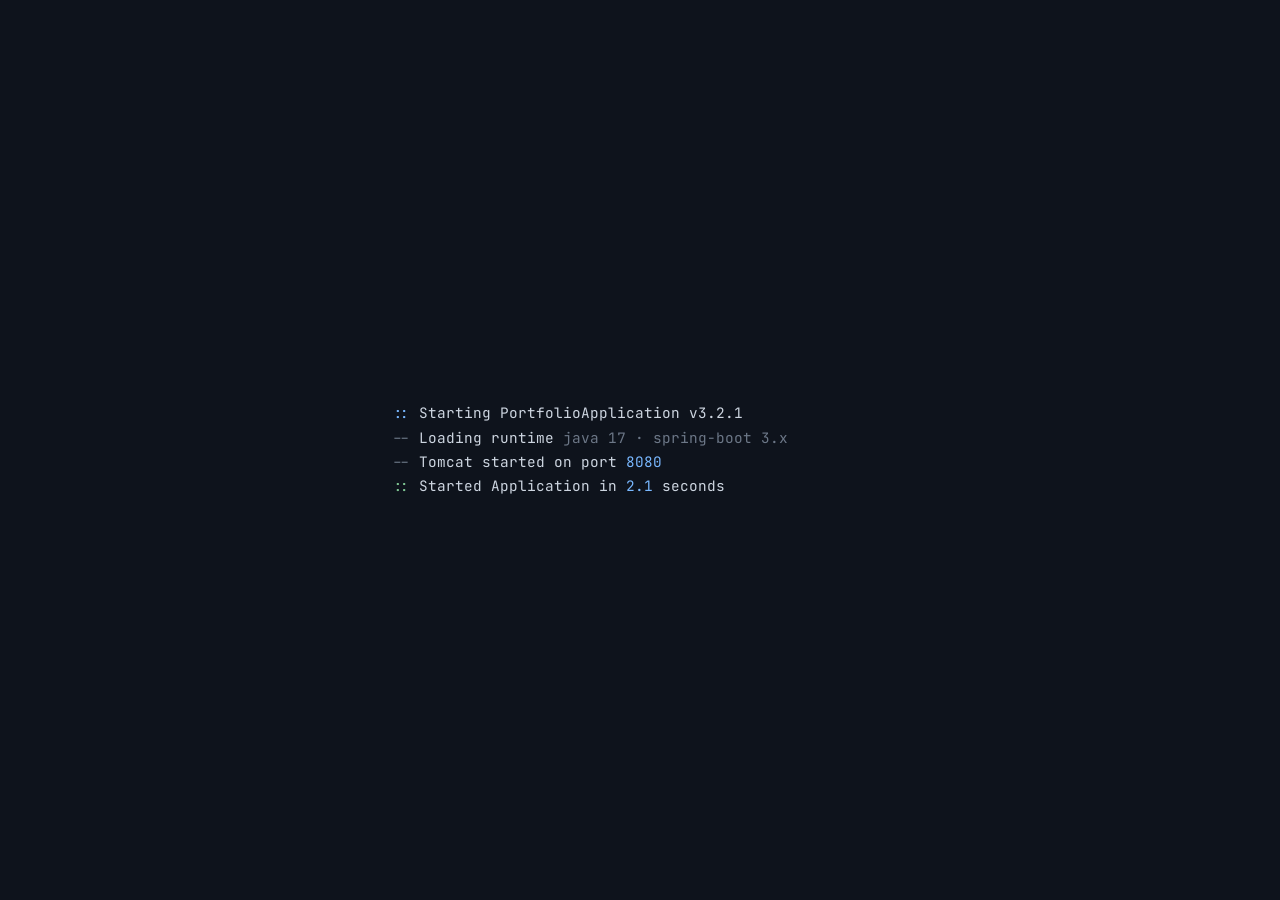
<file: index.html>
<!doctype html>
<html lang="en">
  <head>
    <meta charset="utf-8" />
    <meta name="viewport" content="width=device-width, initial-scale=1" />
    <meta name="theme-color" content="#ffffff" />

    <title>PortfolioApplication — Avi Vyas · Java Backend Developer</title>
    <meta
      name="description"
      content="Avi Vyas — Java backend developer building backend systems that scale to millions—without breaking under pressure."
    />

    <!-- Open Graph -->
    <meta property="og:type" content="website" />
    <meta property="og:title" content="PortfolioApplication — Avi Vyas" />
    <meta
      property="og:description"
      content="Stable release for meaningful opportunities. Java · Spring Boot · APIs · Production reliability."
    />
    <meta property="og:url" content="./" />

    <!-- Favicon placeholder -->
    <link
      rel="icon"
      href="data:image/svg+xml,%3Csvg xmlns='http://www.w3.org/2000/svg' viewBox='0 0 32 32'%3E%3Crect width='32' height='32' rx='7' fill='%231a1f2b'/%3E%3Ctext x='50%25' y='55%25' text-anchor='middle' fill='white' font-family='Inter,system-ui' font-size='14' font-weight='600' dominant-baseline='middle'%3EPA%3C/text%3E%3C/svg%3E"
    />

    <!-- Fonts -->
    <link rel="preconnect" href="https://fonts.googleapis.com" />
    <link rel="preconnect" href="https://fonts.gstatic.com" crossorigin />
    <link
      rel="stylesheet"
      href="https://fonts.googleapis.com/css2?family=Inter:wght@400;500;600;700&family=JetBrains+Mono:wght@400;500&display=swap"
    />

    <link rel="stylesheet" href="assets/css/style.css" />

    <!-- Curious minds inspect things -->
  </head>
  <body data-page="home" data-boot="true">
    <a class="skip-link" href="#main">Skip to content</a>
    <header class="nav" data-component="navbar" aria-label="Primary"></header>

    <main id="main">
      <section class="hero">
        <div class="container hero__grid">
          <div>
            <span class="eyebrow">Stable release for meaningful opportunities</span>
            <h1 class="hero__name" data-bind="hero.name">Avi Vyas</h1>
            <p class="hero__role mono" data-bind="hero.role">Java Backend Developer</p>
            <p class="hero__sub" data-bind="hero.headline">
              Building scalable systems, clean APIs, and reliable backend architecture.
            </p>
            <div class="hero__actions">
              <a class="btn btn--accent btn--mono" href="resume.html">
                <span aria-hidden="true">GET</span> /resume
              </a>
              <a class="btn btn--ghost btn--mono" href="projects.html">
                Explore Projects
                <span aria-hidden="true">→</span>
              </a>
            </div>

            <p class="tooling-credit">
              // Crafted with modern tools. Engineered with intent.
            </p>
          </div>

          <aside
            class="status-card reveal"
            aria-label="System status"
            data-tooltip="Some endpoints are public."
          >
            <div class="status-card__header">
              <span class="status-card__title">System Status</span>
              <span class="status-card__dots" aria-hidden="true">
                <span></span><span></span><span></span>
              </span>
            </div>
            <div class="status-card__body" data-bind="hero.status">
              <!-- Populated from profile.json -->
            </div>
          </aside>
        </div>
      </section>
    </main>

    <footer class="footer" data-component="footer" aria-label="Site footer"></footer>

    <script src="assets/js/data-loader.js"></script>
    <script src="assets/js/app.js"></script>
    <script src="assets/js/easter-eggs.js"></script>
  </body>
</html>
</file>
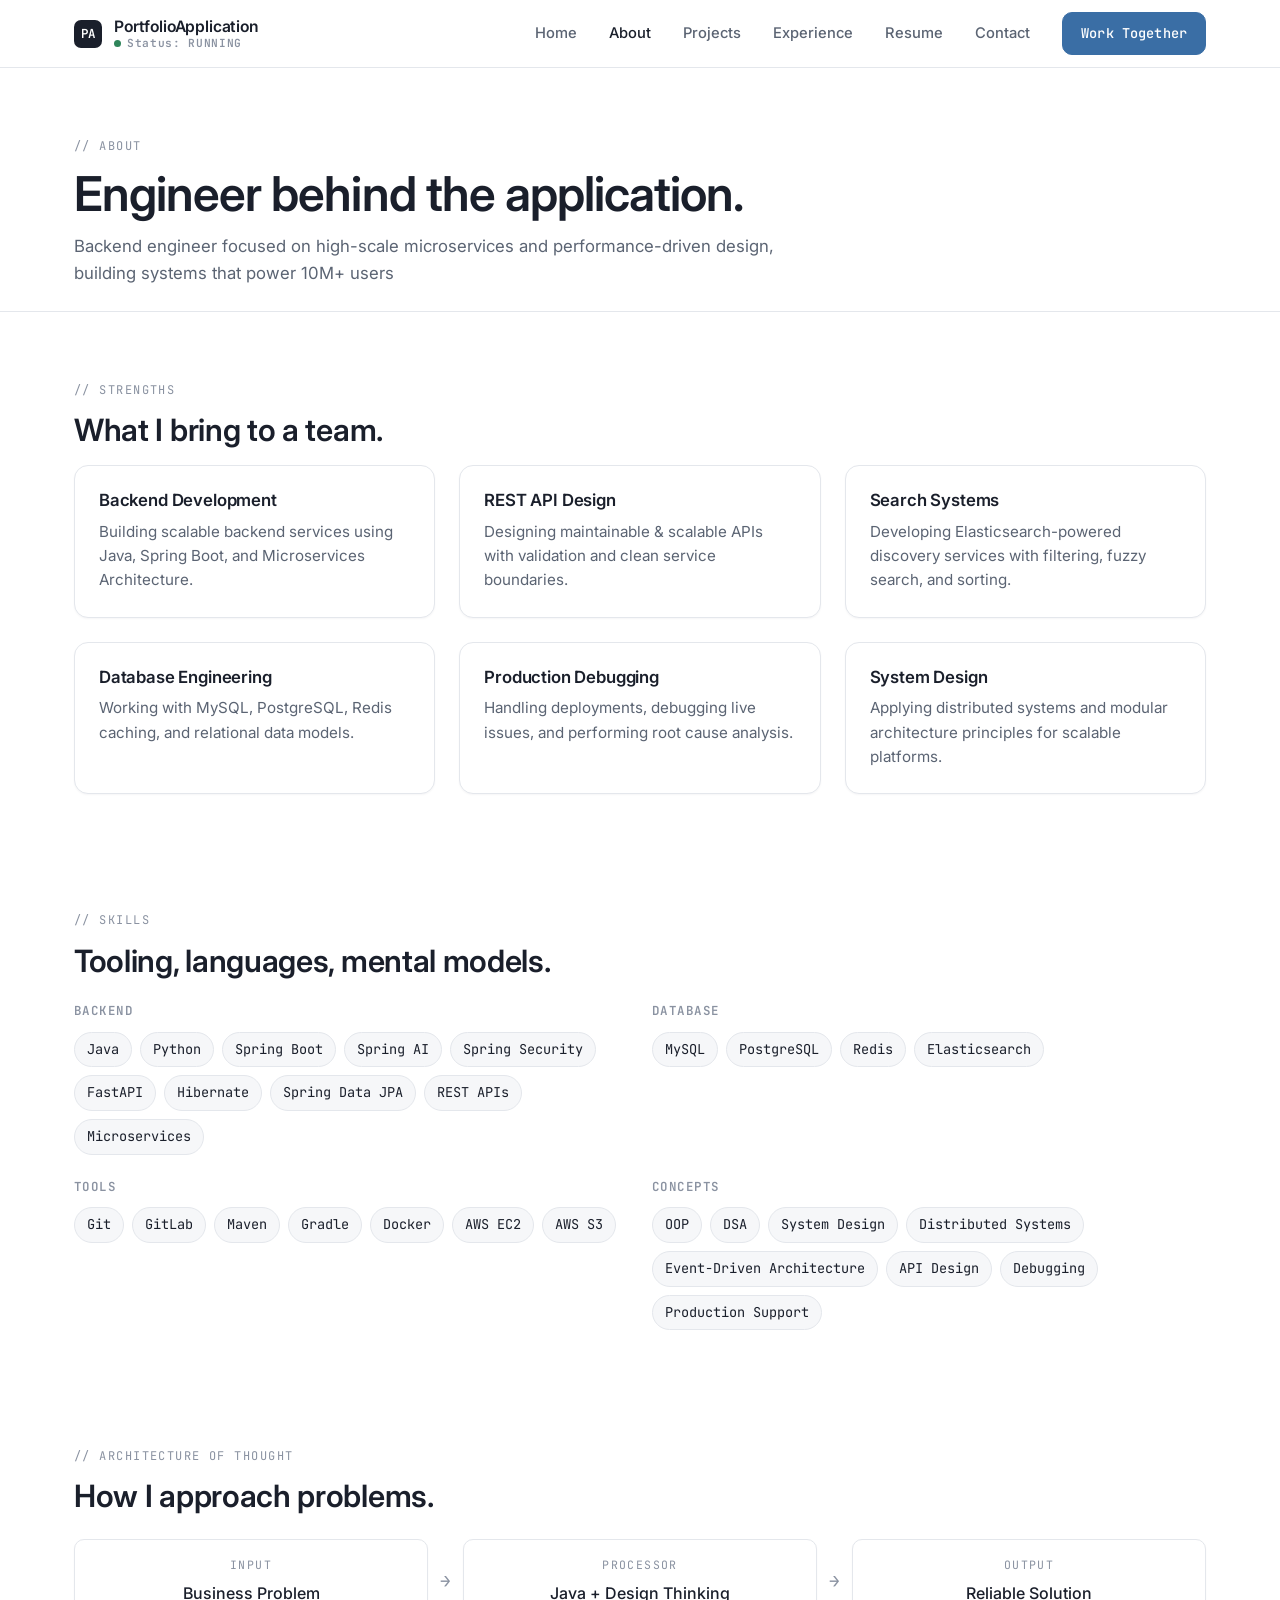
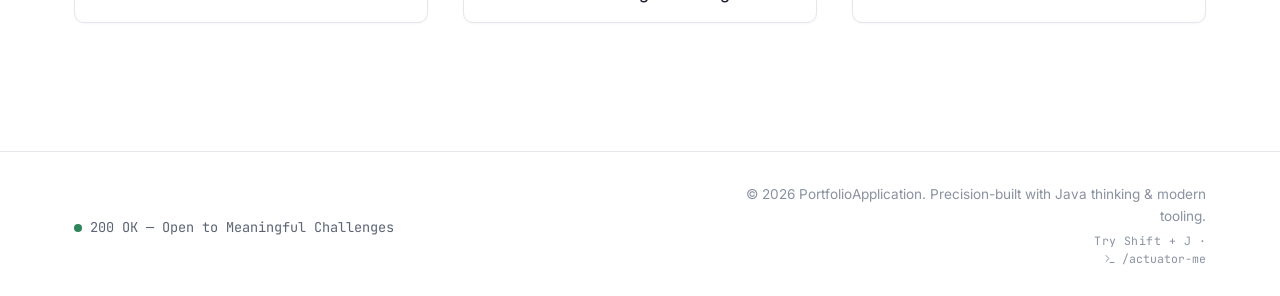
<file: about.html>
<!doctype html>
<html lang="en">
  <head>
    <meta charset="utf-8" />
    <meta name="viewport" content="width=device-width, initial-scale=1" />
    <meta name="theme-color" content="#ffffff" />

    <title>About — PortfolioApplication</title>
    <meta
      name="description"
      content="Backend-focused Java developer with strong foundations in APIs, scalable systems, databases, debugging, and clean architecture."
    />

    <meta property="og:type" content="website" />
    <meta property="og:title" content="About — PortfolioApplication" />
    <meta
      property="og:description"
      content="Backend-focused Java developer. Strengths: APIs, performance, secure coding, SQL tuning, reliability."
    />

    <link
      rel="icon"
      href="data:image/svg+xml,%3Csvg xmlns='http://www.w3.org/2000/svg' viewBox='0 0 32 32'%3E%3Crect width='32' height='32' rx='7' fill='%231a1f2b'/%3E%3Ctext x='50%25' y='55%25' text-anchor='middle' fill='white' font-family='Inter,system-ui' font-size='14' font-weight='600' dominant-baseline='middle'%3EPA%3C/text%3E%3C/svg%3E"
    />

    <link rel="preconnect" href="https://fonts.googleapis.com" />
    <link rel="preconnect" href="https://fonts.gstatic.com" crossorigin />
    <link
      rel="stylesheet"
      href="https://fonts.googleapis.com/css2?family=Inter:wght@400;500;600;700&family=JetBrains+Mono:wght@400;500&display=swap"
    />

    <link rel="stylesheet" href="assets/css/style.css" />
  </head>
  <body data-page="about">
    <a class="skip-link" href="#main">Skip to content</a>
    <header class="nav" data-component="navbar" aria-label="Primary"></header>

    <main id="main">
      <section class="page-header">
        <div class="container">
          <span class="eyebrow">// about</span>
          <h1>Engineer behind the application.</h1>
          <p data-bind="about.summary">
            Backend-focused Java developer with strong foundations in APIs, scalable systems,
            databases, debugging, and clean architecture.
          </p>
        </div>
      </section>

      <section class="section">
        <div class="container">
          <span class="eyebrow">// strengths</span>
          <h2>What I bring to a team.</h2>
          <div class="grid grid--3" data-bind="about.strengths">
            <!-- Populated from profile.json -->
          </div>
        </div>
      </section>

      <section class="section section--tight">
        <div class="container">
          <span class="eyebrow">// skills</span>
          <h2>Tooling, languages, mental models.</h2>
          <div class="grid grid--2" data-bind="skills.grid" style="margin-top: 24px;">
            <!-- Populated from skills.json -->
          </div>
        </div>
      </section>

      <section class="section">
        <div class="container">
          <span class="eyebrow">// architecture of thought</span>
          <h2>How I approach problems.</h2>
          <div class="arch reveal" role="img" aria-label="Business problem to reliable solution flow">
            <div class="arch__node">
              <div class="arch__node-label">Input</div>
              <div class="arch__node-value">Business Problem</div>
            </div>
            <div class="arch__arrow" aria-hidden="true">→</div>
            <div class="arch__node">
              <div class="arch__node-label">Processor</div>
              <div class="arch__node-value">Java + Design Thinking</div>
            </div>
            <div class="arch__arrow" aria-hidden="true">→</div>
            <div class="arch__node">
              <div class="arch__node-label">Output</div>
              <div class="arch__node-value">Reliable Solution</div>
            </div>
          </div>
        </div>
      </section>
    </main>

    <footer class="footer" data-component="footer" aria-label="Site footer"></footer>

    <script src="assets/js/data-loader.js"></script>
    <script src="assets/js/app.js"></script>
    <script src="assets/js/easter-eggs.js"></script>
  </body>
</html>
</file>
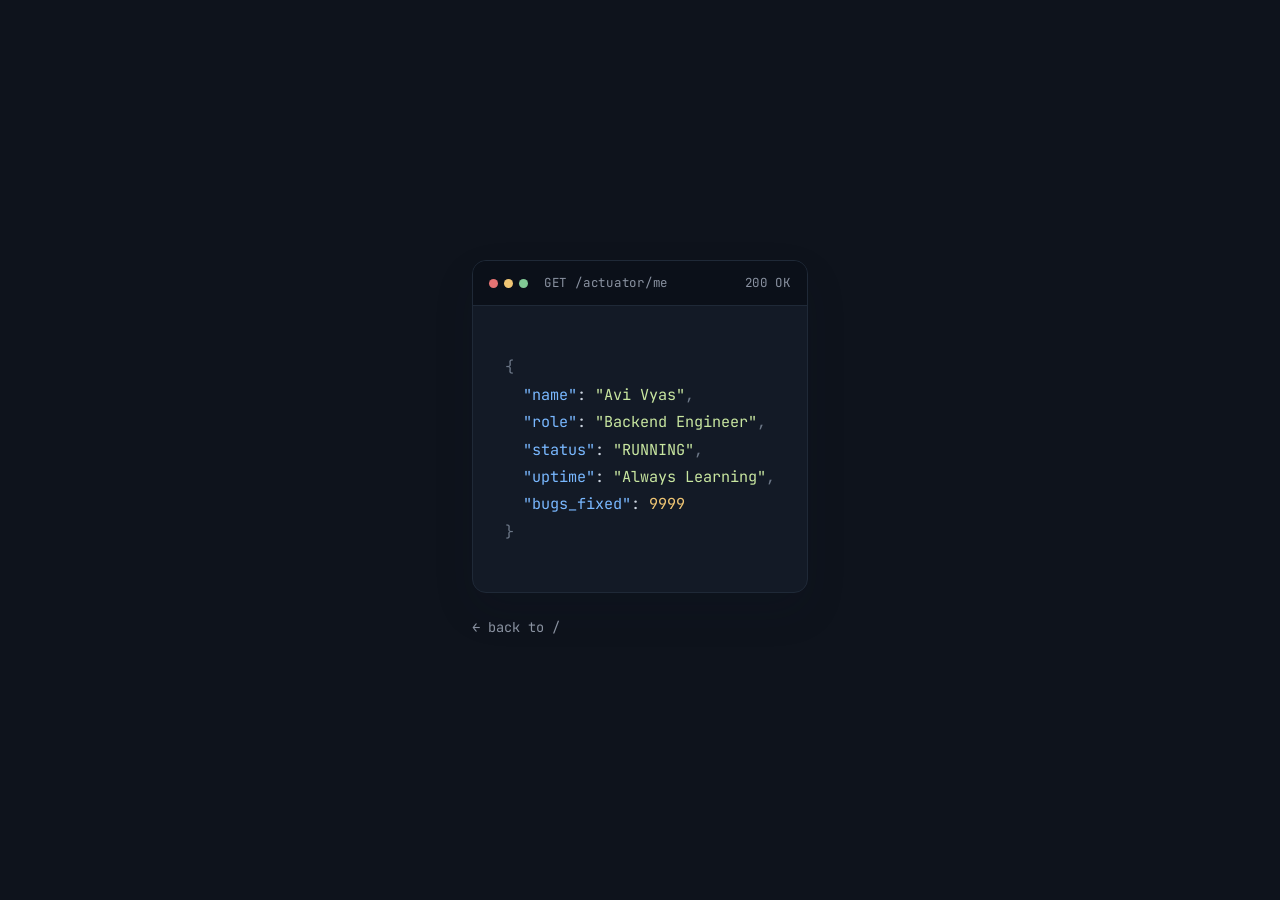
<file: actuator-me.html>
<!doctype html>
<html lang="en">
  <head>
    <meta charset="utf-8" />
    <meta name="viewport" content="width=device-width, initial-scale=1" />
    <meta name="theme-color" content="#0e131c" />

    <title>/actuator/me — PortfolioApplication</title>
    <meta name="description" content="A small public endpoint." />
    <meta name="robots" content="noindex" />

    <link
      rel="icon"
      href="data:image/svg+xml,%3Csvg xmlns='http://www.w3.org/2000/svg' viewBox='0 0 32 32'%3E%3Crect width='32' height='32' rx='7' fill='%231a1f2b'/%3E%3Ctext x='50%25' y='55%25' text-anchor='middle' fill='white' font-family='Inter,system-ui' font-size='14' font-weight='600' dominant-baseline='middle'%3EPA%3C/text%3E%3C/svg%3E"
    />

    <link rel="preconnect" href="https://fonts.googleapis.com" />
    <link rel="preconnect" href="https://fonts.gstatic.com" crossorigin />
    <link
      rel="stylesheet"
      href="https://fonts.googleapis.com/css2?family=Inter:wght@400;500;600&family=JetBrains+Mono:wght@400;500&display=swap"
    />

    <link rel="stylesheet" href="assets/css/style.css" />
  </head>
  <body>
    <main class="actuator">
      <div>
        <div class="actuator__panel" role="region" aria-label="Actuator endpoint response">
          <div class="actuator__head">
            <span class="actuator__head-dots" aria-hidden="true">
              <span></span><span></span><span></span>
            </span>
            <span>GET</span>
            <span>/actuator/me</span>
            <span style="margin-left:auto;">200 OK</span>
          </div>
          <pre class="actuator__body" id="actuator-json" aria-live="polite"></pre>
        </div>
        <a class="actuator__back" href="index.html">← back to /</a>
      </div>
    </main>

    <script>
      // Render formatted JSON with light syntax coloring. Kept in-page
      // because this endpoint is intentionally standalone and minimal.
      (function () {
        const payload = {
          name: 'Avi Vyas',
          role: 'Backend Engineer',
          status: 'RUNNING',
          uptime: 'Always Learning',
          bugs_fixed: 9999,
        };

        const json = JSON.stringify(payload, null, 2);
        const colored = json.replace(/("[^"]+")(\s*:)|("[^"]*")|(\b\d+\b)|([{}\[\],])/g, (m, key, colon, str, num, punct) => {
          if (key) return `<span class="key">${key}</span>${colon || ''}`;
          if (str) return `<span class="str">${str}</span>`;
          if (num) return `<span class="num">${num}</span>`;
          if (punct) return `<span class="punct">${punct}</span>`;
          return m;
        });

        const target = document.getElementById('actuator-json');
        target.innerHTML = colored;
      })();
    </script>
  </body>
</html>
</file>
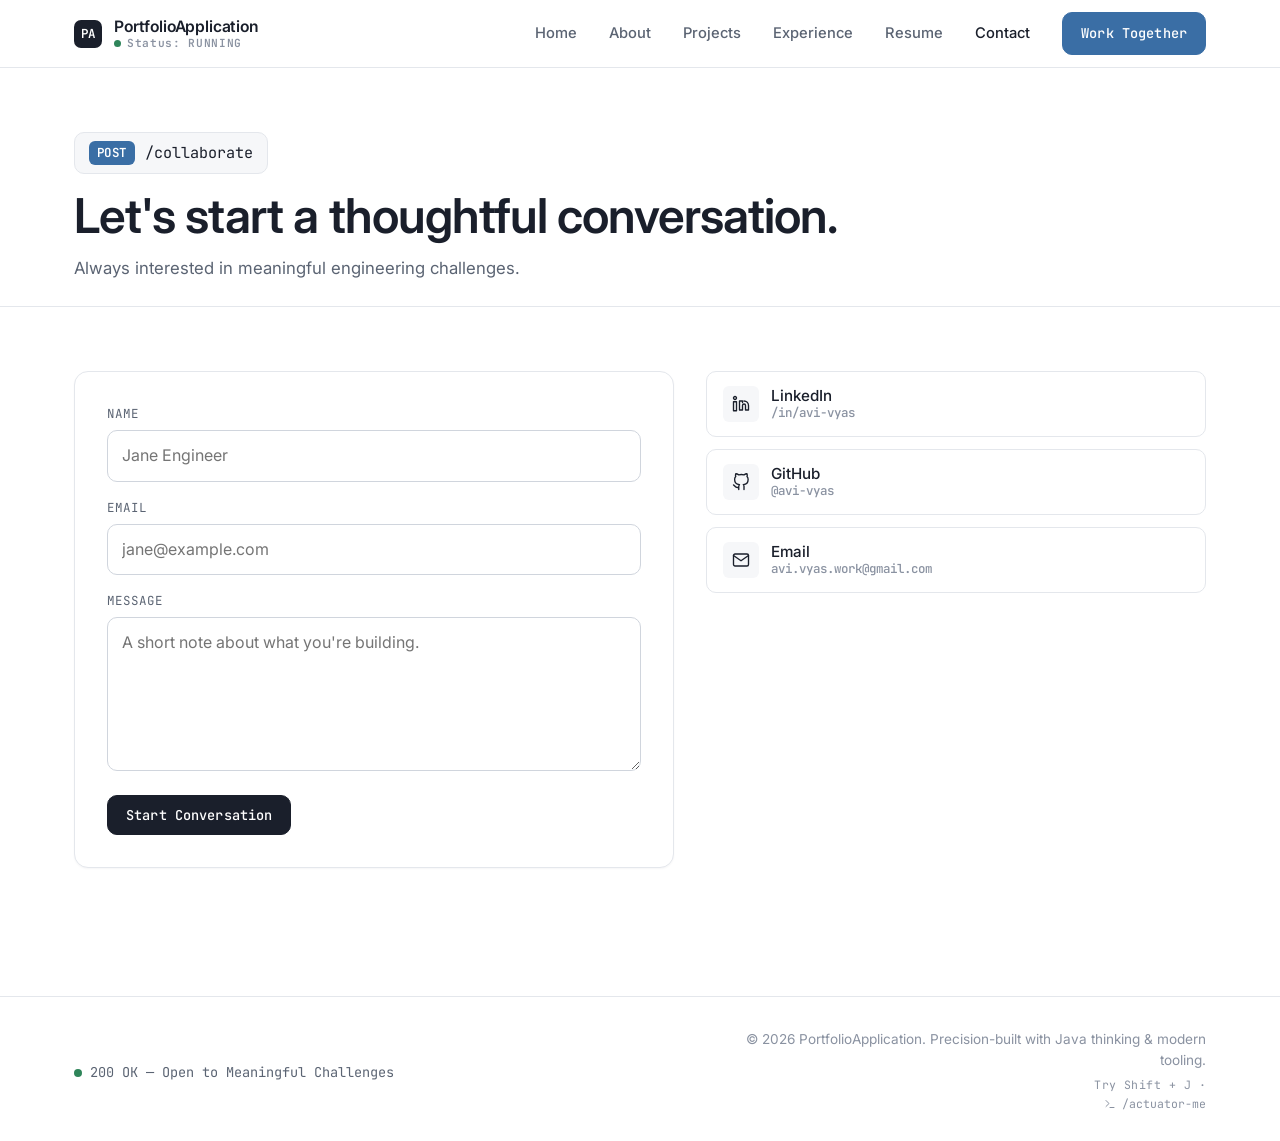
<file: contact.html>
<!doctype html>
<html lang="en">
  <head>
    <meta charset="utf-8" />
    <meta name="viewport" content="width=device-width, initial-scale=1" />
    <meta name="theme-color" content="#ffffff" />

    <title>Contact — PortfolioApplication</title>
    <meta
      name="description"
      content="POST /collaborate — open to meaningful engineering challenges."
    />

    <meta property="og:type" content="website" />
    <meta property="og:title" content="Contact — PortfolioApplication" />
    <meta
      property="og:description"
      content="Always interested in meaningful engineering challenges."
    />

    <link
      rel="icon"
      href="data:image/svg+xml,%3Csvg xmlns='http://www.w3.org/2000/svg' viewBox='0 0 32 32'%3E%3Crect width='32' height='32' rx='7' fill='%231a1f2b'/%3E%3Ctext x='50%25' y='55%25' text-anchor='middle' fill='white' font-family='Inter,system-ui' font-size='14' font-weight='600' dominant-baseline='middle'%3EPA%3C/text%3E%3C/svg%3E"
    />

    <link rel="preconnect" href="https://fonts.googleapis.com" />
    <link rel="preconnect" href="https://fonts.gstatic.com" crossorigin />
    <link
      rel="stylesheet"
      href="https://fonts.googleapis.com/css2?family=Inter:wght@400;500;600;700&family=JetBrains+Mono:wght@400;500&display=swap"
    />

    <link rel="stylesheet" href="assets/css/style.css" />
  </head>
  <body data-page="contact">
    <a class="skip-link" href="#main">Skip to content</a>
    <header class="nav" data-component="navbar" aria-label="Primary"></header>

    <main id="main">
      <section class="page-header">
        <div class="container">
          <span class="endpoint">
            <span class="endpoint__verb">POST</span>
            /collaborate
          </span>
          <h1>Let's start a thoughtful conversation.</h1>
          <p>Always interested in meaningful engineering challenges.</p>
        </div>
      </section>

      <section class="section">
        <div class="container">
          <div class="contact-grid">
            <form class="form" data-form="contact" novalidate>
              <div class="form__field" data-field="name">
                <label for="contact-name">name</label>
                <input
                  id="contact-name"
                  name="name"
                  type="text"
                  autocomplete="name"
                  required
                  placeholder="Jane Engineer"
                />
                <span class="form__error">Please enter a name.</span>
              </div>

              <div class="form__field" data-field="email">
                <label for="contact-email">email</label>
                <input
                  id="contact-email"
                  name="email"
                  type="email"
                  autocomplete="email"
                  required
                  placeholder="jane@example.com"
                />
                <span class="form__error">Please enter a valid email.</span>
              </div>

              <div class="form__field" data-field="message">
                <label for="contact-message">message</label>
                <textarea
                  id="contact-message"
                  name="message"
                  rows="5"
                  required
                  placeholder="A short note about what you're building."
                ></textarea>
                <span class="form__error">Please add a short message.</span>
              </div>

              <div>
                <button type="submit" class="btn btn--primary btn--mono">
                  Start Conversation
                </button>
              </div>
            </form>

            <aside class="contact-side" aria-label="Other ways to connect">
              <a
                class="contact-link"
                data-bind="contact.linkedin"
                href="#"
                target="_blank"
                rel="noopener noreferrer"
              >
                <span class="contact-link__icon" aria-hidden="true">
                  <svg viewBox="0 0 24 24" fill="none" stroke="currentColor" stroke-width="1.8" stroke-linecap="round" stroke-linejoin="round">
                    <path d="M16 8a6 6 0 0 1 6 6v6h-4v-6a2 2 0 0 0-4 0v6h-4v-12h4v2"></path>
                    <rect x="2" y="9" width="4" height="12"></rect>
                    <circle cx="4" cy="4" r="2"></circle>
                  </svg>
                </span>
                <span class="contact-link__meta">
                  <span class="contact-link__label">LinkedIn</span>
                  <span class="contact-link__sub">/in/avi-vyas</span>
                </span>
              </a>

              <a
                class="contact-link"
                data-bind="contact.github"
                href="#"
                target="_blank"
                rel="noopener noreferrer"
              >
                <span class="contact-link__icon" aria-hidden="true">
                  <svg viewBox="0 0 24 24" fill="none" stroke="currentColor" stroke-width="1.8" stroke-linecap="round" stroke-linejoin="round">
                    <path d="M9 19c-5 1.5-5-2.5-7-3m14 6v-3.87a3.37 3.37 0 0 0-.94-2.61c3.14-.35 6.44-1.54 6.44-7A5.44 5.44 0 0 0 20 4.77 5.07 5.07 0 0 0 19.91 1S18.73.65 16 2.48a13.38 13.38 0 0 0-7 0C6.27.65 5.09 1 5.09 1A5.07 5.07 0 0 0 5 4.77a5.44 5.44 0 0 0-1.5 3.78c0 5.42 3.3 6.61 6.44 7A3.37 3.37 0 0 0 9 18.13V22"></path>
                  </svg>
                </span>
                <span class="contact-link__meta">
                  <span class="contact-link__label">GitHub</span>
                  <span class="contact-link__sub">@avi-vyas</span>
                </span>
              </a>

              <a class="contact-link" data-bind="contact.email" href="#">
                <span class="contact-link__icon" aria-hidden="true">
                  <svg viewBox="0 0 24 24" fill="none" stroke="currentColor" stroke-width="1.8" stroke-linecap="round" stroke-linejoin="round">
                    <path d="M4 4h16c1.1 0 2 .9 2 2v12c0 1.1-.9 2-2 2H4c-1.1 0-2-.9-2-2V6c0-1.1.9-2 2-2z"></path>
                    <polyline points="22,6 12,13 2,6"></polyline>
                  </svg>
                </span>
                <span class="contact-link__meta">
                  <span class="contact-link__label">Email</span>
                  <span class="contact-link__sub">avi.vyas.work@gmail.com</span>
                </span>
              </a>
            </aside>
          </div>
        </div>
      </section>
    </main>

    <footer class="footer" data-component="footer" aria-label="Site footer"></footer>

    <script src="assets/js/data-loader.js"></script>
    <script src="assets/js/app.js"></script>
    <script src="assets/js/easter-eggs.js"></script>
  </body>
</html>
</file>
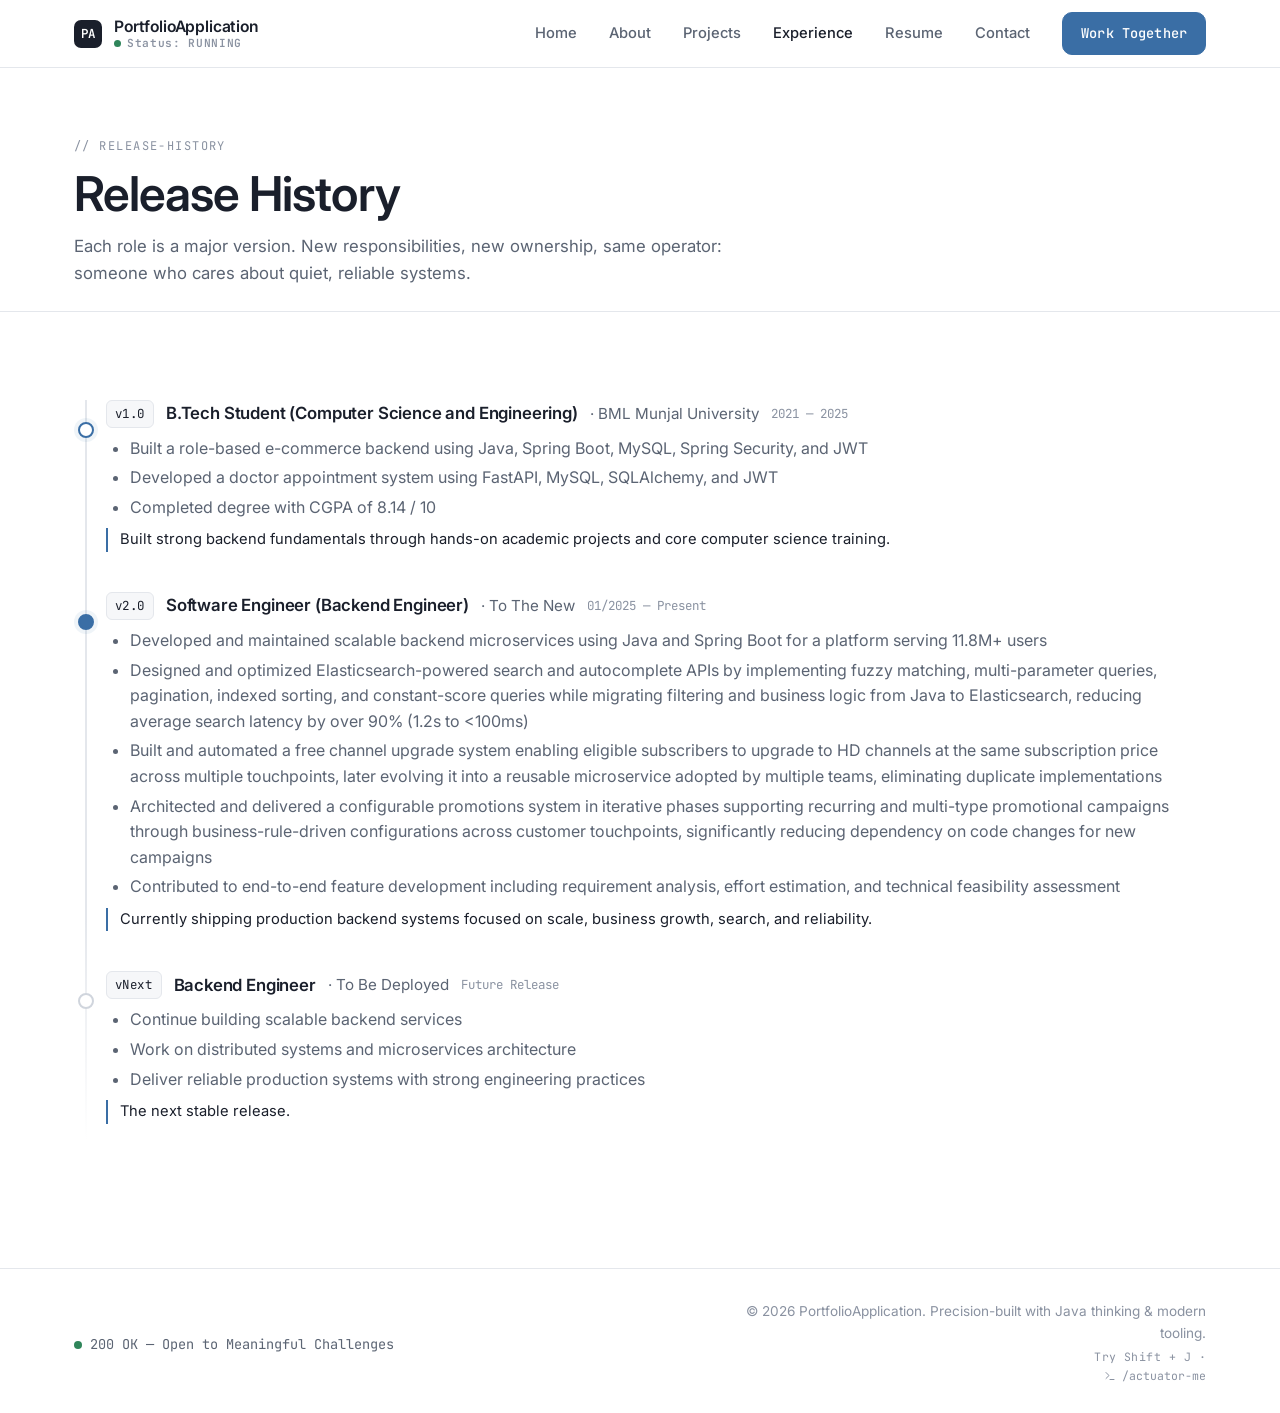
<file: experience.html>
<!doctype html>
<html lang="en">
  <head>
    <meta charset="utf-8" />
    <meta name="viewport" content="width=device-width, initial-scale=1" />
    <meta name="theme-color" content="#ffffff" />

    <title>Experience — PortfolioApplication</title>
    <meta
      name="description"
      content="A version-history view of professional experience: intern, software engineer, backend developer, and what's next."
    />

    <meta property="og:type" content="website" />
    <meta property="og:title" content="Experience — PortfolioApplication" />
    <meta property="og:description" content="Career history as a release timeline." />

    <link
      rel="icon"
      href="data:image/svg+xml,%3Csvg xmlns='http://www.w3.org/2000/svg' viewBox='0 0 32 32'%3E%3Crect width='32' height='32' rx='7' fill='%231a1f2b'/%3E%3Ctext x='50%25' y='55%25' text-anchor='middle' fill='white' font-family='Inter,system-ui' font-size='14' font-weight='600' dominant-baseline='middle'%3EPA%3C/text%3E%3C/svg%3E"
    />

    <link rel="preconnect" href="https://fonts.googleapis.com" />
    <link rel="preconnect" href="https://fonts.gstatic.com" crossorigin />
    <link
      rel="stylesheet"
      href="https://fonts.googleapis.com/css2?family=Inter:wght@400;500;600;700&family=JetBrains+Mono:wght@400;500&display=swap"
    />

    <link rel="stylesheet" href="assets/css/style.css" />
  </head>
  <body data-page="experience">
    <a class="skip-link" href="#main">Skip to content</a>
    <header class="nav" data-component="navbar" aria-label="Primary"></header>

    <main id="main">
      <section class="page-header">
        <div class="container">
          <span class="eyebrow">// release-history</span>
          <h1>Release History</h1>
          <p>
            Each role is a major version. New responsibilities, new ownership,
            same operator: someone who cares about quiet, reliable systems.
          </p>
        </div>
      </section>

      <section class="section">
        <div class="container">
          <div class="timeline" data-bind="experience.timeline">
            <!-- Populated from experience.json -->
          </div>
        </div>
      </section>
    </main>

    <footer class="footer" data-component="footer" aria-label="Site footer"></footer>

    <script src="assets/js/data-loader.js"></script>
    <script src="assets/js/app.js"></script>
    <script src="assets/js/easter-eggs.js"></script>
  </body>
</html>
</file>
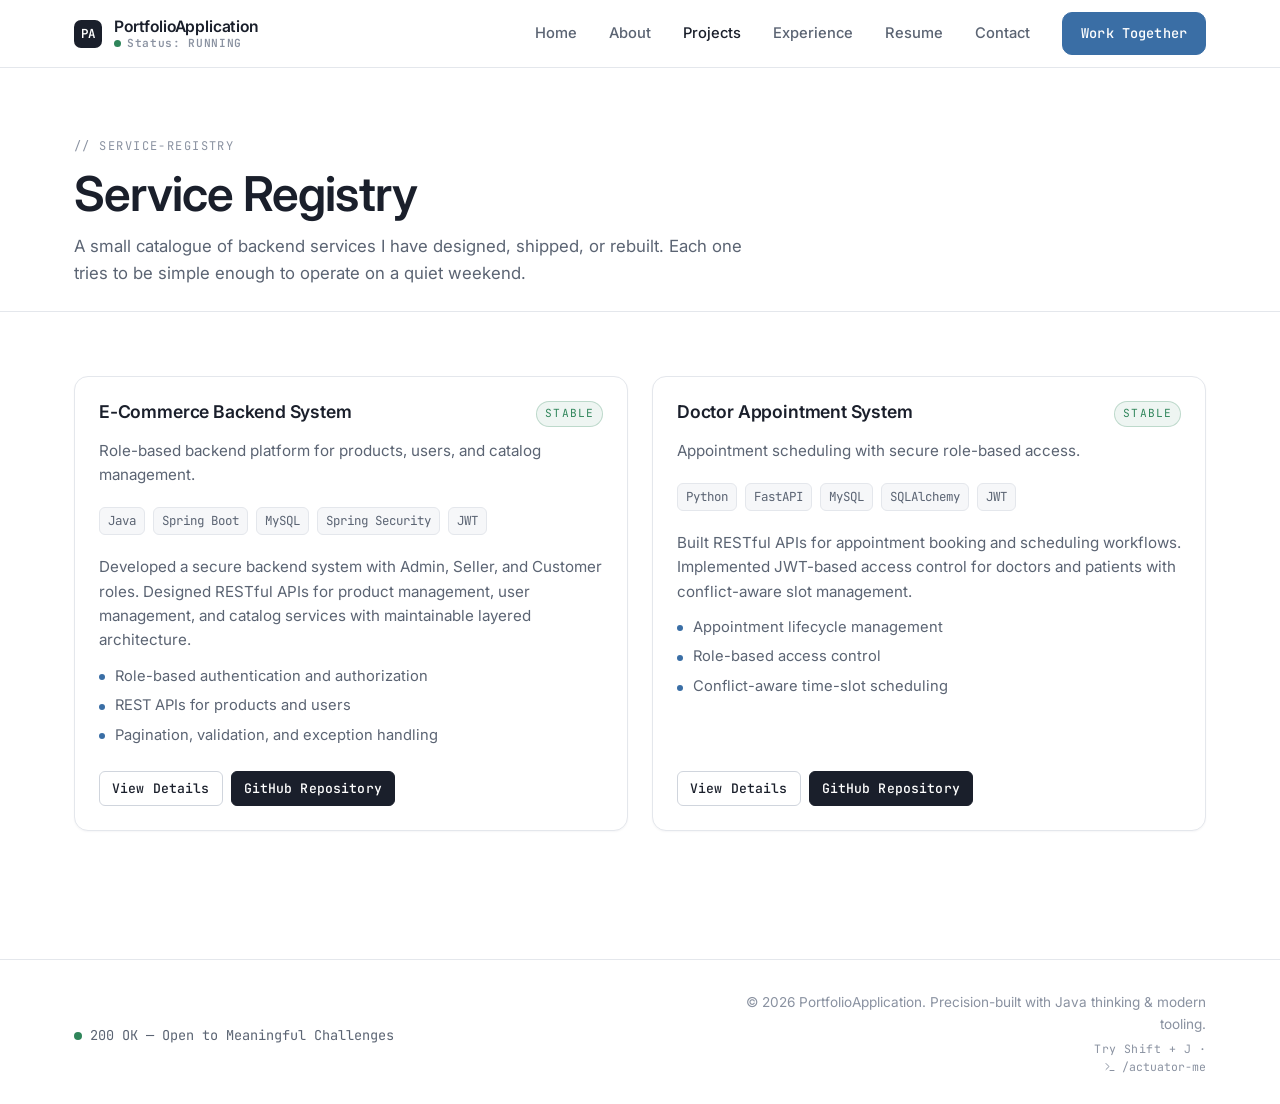
<file: projects.html>
<!doctype html>
<html lang="en">
  <head>
    <meta charset="utf-8" />
    <meta name="viewport" content="width=device-width, initial-scale=1" />
    <meta name="theme-color" content="#ffffff" />

    <title>Projects — PortfolioApplication</title>
    <meta
      name="description"
      content="A service registry of backend projects."
    />

    <meta property="og:type" content="website" />
    <meta property="og:title" content="Projects — PortfolioApplication" />
    <meta property="og:description" content="Backend services and systems shipped to production." />

    <link
      rel="icon"
      href="data:image/svg+xml,%3Csvg xmlns='http://www.w3.org/2000/svg' viewBox='0 0 32 32'%3E%3Crect width='32' height='32' rx='7' fill='%231a1f2b'/%3E%3Ctext x='50%25' y='55%25' text-anchor='middle' fill='white' font-family='Inter,system-ui' font-size='14' font-weight='600' dominant-baseline='middle'%3EPA%3C/text%3E%3C/svg%3E"
    />

    <link rel="preconnect" href="https://fonts.googleapis.com" />
    <link rel="preconnect" href="https://fonts.gstatic.com" crossorigin />
    <link
      rel="stylesheet"
      href="https://fonts.googleapis.com/css2?family=Inter:wght@400;500;600;700&family=JetBrains+Mono:wght@400;500&display=swap"
    />

    <link rel="stylesheet" href="assets/css/style.css" />
  </head>
  <body data-page="projects">
    <a class="skip-link" href="#main">Skip to content</a>
    <header class="nav" data-component="navbar" aria-label="Primary"></header>

    <main id="main">
      <section class="page-header">
        <div class="container">
          <span class="eyebrow">// service-registry</span>
          <h1>Service Registry</h1>
          <p>
            A small catalogue of backend services I have designed, shipped, or rebuilt. Each one
            tries to be simple enough to operate on a quiet weekend.
          </p>
        </div>
      </section>

      <section class="section">
        <div class="container">
          <div class="grid grid--2" data-bind="projects.grid">
            <!-- Populated from projects.json -->
          </div>
        </div>
      </section>
    </main>

    <footer class="footer" data-component="footer" aria-label="Site footer"></footer>

    <script src="assets/js/data-loader.js"></script>
    <script src="assets/js/app.js"></script>
    <script src="assets/js/easter-eggs.js"></script>
  </body>
</html>
</file>
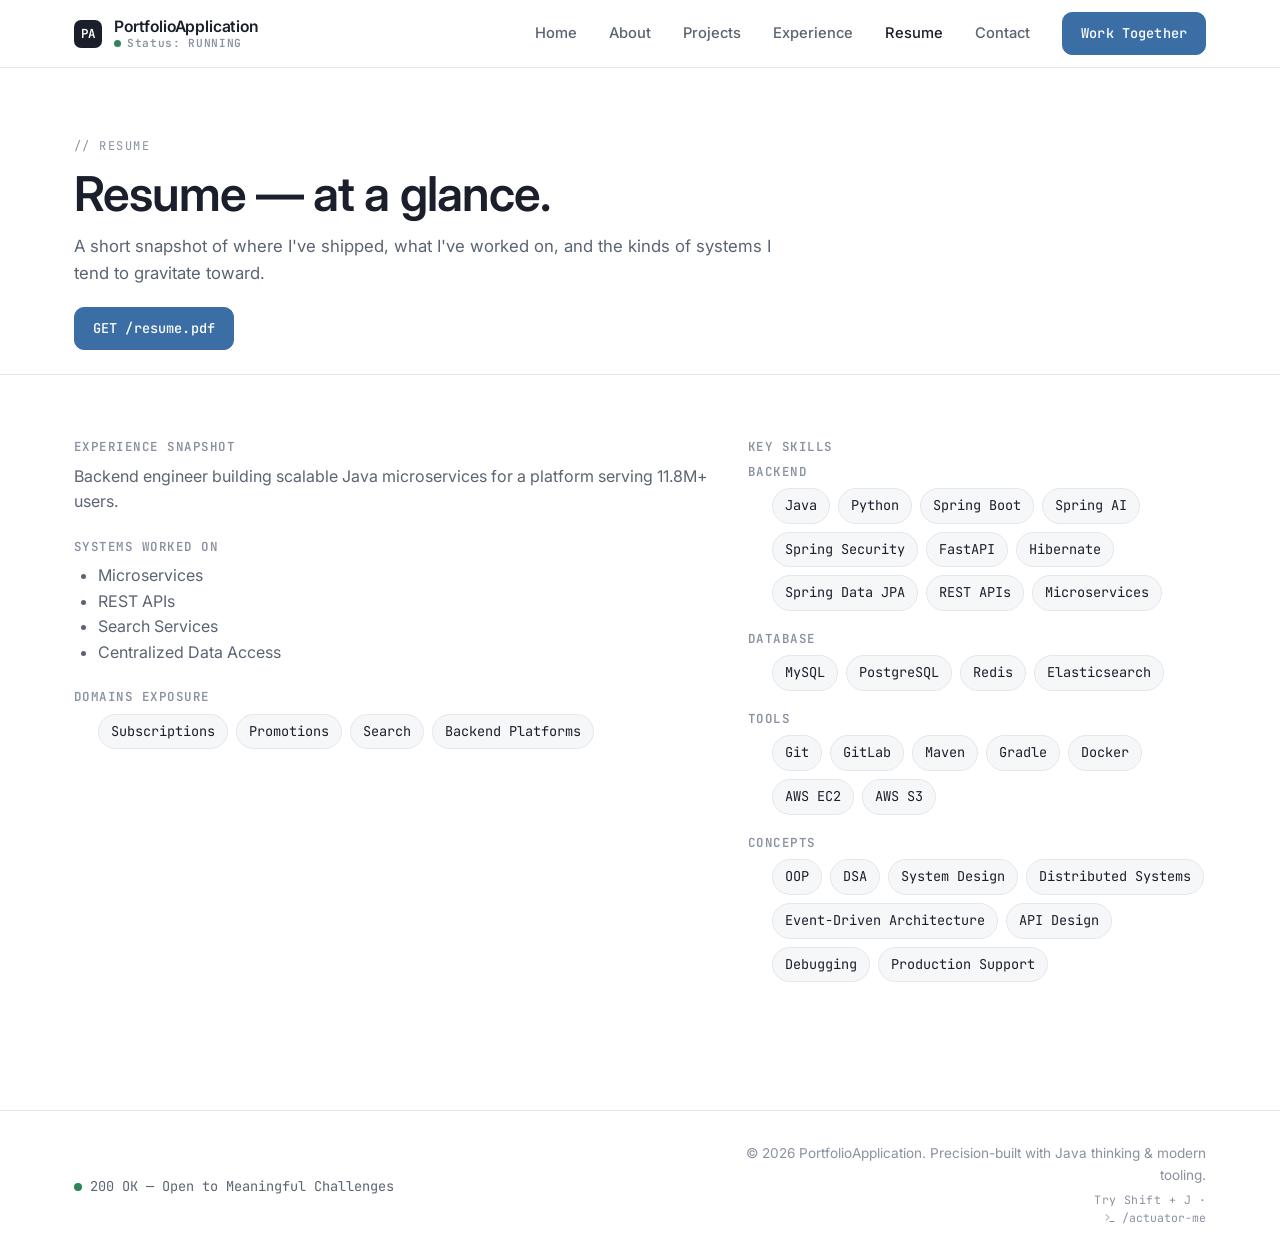
<file: resume.html>
<!doctype html>
<html lang="en">
  <head>
    <meta charset="utf-8" />
    <meta name="viewport" content="width=device-width, initial-scale=1" />
    <meta name="theme-color" content="#ffffff" />

    <title>Resume — PortfolioApplication</title>
    <meta
      name="description"
      content="Resume snapshot: experience, key skills, systems worked on, and domain exposure."
    />

    <meta property="og:type" content="website" />
    <meta property="og:title" content="Resume — PortfolioApplication" />
    <meta property="og:description" content="Download resume and review key highlights." />

    <link
      rel="icon"
      href="data:image/svg+xml,%3Csvg xmlns='http://www.w3.org/2000/svg' viewBox='0 0 32 32'%3E%3Crect width='32' height='32' rx='7' fill='%231a1f2b'/%3E%3Ctext x='50%25' y='55%25' text-anchor='middle' fill='white' font-family='Inter,system-ui' font-size='14' font-weight='600' dominant-baseline='middle'%3EPA%3C/text%3E%3C/svg%3E"
    />

    <link rel="preconnect" href="https://fonts.googleapis.com" />
    <link rel="preconnect" href="https://fonts.gstatic.com" crossorigin />
    <link
      rel="stylesheet"
      href="https://fonts.googleapis.com/css2?family=Inter:wght@400;500;600;700&family=JetBrains+Mono:wght@400;500&display=swap"
    />

    <link rel="stylesheet" href="assets/css/style.css" />
  </head>
  <body data-page="resume">
    <a class="skip-link" href="#main">Skip to content</a>
    <header class="nav" data-component="navbar" aria-label="Primary"></header>

    <main id="main">
      <section class="page-header">
        <div class="container">
          <span class="eyebrow">// resume</span>
          <h1>Resume — at a glance.</h1>
          <p>
            A short snapshot of where I've shipped, what I've worked on, and the kinds of
            systems I tend to gravitate toward.
          </p>
          <div style="margin-top: 20px;">
            <a
              class="btn btn--accent btn--mono"
              data-bind="resume.link"
              href="assets/pdf/resume.pdf"
              download
            >
              <span aria-hidden="true">GET</span> /resume.pdf
            </a>
          </div>
        </div>
      </section>

      <section class="section">
        <div class="container">
          <div class="resume-grid">
            <div>
              <div class="resume-block">
                <h3>Experience Snapshot</h3>
                <p data-bind="resume.snapshot" class="muted">
                  4+ years building Java backends across fintech and SaaS domains.
                </p>
              </div>
              <div class="resume-block">
                <h3>Systems Worked On</h3>
                <ul data-bind="resume.systems">
                  <!-- Populated from profile.json -->
                </ul>
              </div>
              <div class="resume-block">
                <h3>Domains Exposure</h3>
                <ul class="skill-tags" data-bind="resume.domains">
                  <!-- Populated from profile.json -->
                </ul>
              </div>
            </div>

            <aside>
              <div class="resume-block">
                <h3>Key Skills</h3>
                <div class="grid" data-bind="skills.grid" style="gap: 20px;">
                  <!-- Populated from skills.json -->
                </div>
              </div>
            </aside>
          </div>
        </div>
      </section>
    </main>

    <footer class="footer" data-component="footer" aria-label="Site footer"></footer>

    <script src="assets/js/data-loader.js"></script>
    <script src="assets/js/app.js"></script>
    <script src="assets/js/easter-eggs.js"></script>
  </body>
</html>
</file>
<file: assets/css/style.css>
/* ============================================================
   PortfolioApplication — Design System
   Premium, minimal, senior-engineer aesthetic.
   ============================================================ */

/* -----------------------------
   1. Tokens
   ----------------------------- */
:root {
  /* Color */
  --color-bg: #ffffff;
  --color-surface: #f6f7f9;
  --color-surface-2: #eef0f4;
  --color-border: #e4e7ec;
  --color-border-strong: #d0d5dd;
  --color-text: #1a1f2b;
  --color-text-muted: #5b6473;
  --color-text-soft: #8a92a1;
  --color-accent: #3a6ea5;
  --color-accent-hover: #2f5d8c;
  --color-accent-soft: #eaf1f9;
  --color-success: #2f855a;
  --color-warning: #b7791f;
  --color-danger: #b03a3a;

  /* Typography */
  --font-sans: 'Inter', -apple-system, BlinkMacSystemFont, 'Segoe UI', Roboto,
    'Helvetica Neue', Arial, sans-serif;
  --font-mono: 'JetBrains Mono', ui-monospace, SFMono-Regular, Menlo, Consolas,
    'Liberation Mono', monospace;

  /* Spacing scale */
  --space-1: 4px;
  --space-2: 8px;
  --space-3: 12px;
  --space-4: 16px;
  --space-5: 24px;
  --space-6: 32px;
  --space-7: 48px;
  --space-8: 64px;
  --space-9: 96px;

  /* Radius */
  --radius-sm: 6px;
  --radius-md: 10px;
  --radius-lg: 14px;
  --radius-xl: 20px;

  /* Shadow */
  --shadow-xs: 0 1px 2px rgba(16, 24, 40, 0.04);
  --shadow-sm: 0 2px 6px rgba(16, 24, 40, 0.06);
  --shadow-md: 0 6px 18px rgba(16, 24, 40, 0.08);
  --shadow-lg: 0 18px 40px rgba(16, 24, 40, 0.12);

  /* Motion */
  --ease: cubic-bezier(0.22, 0.61, 0.36, 1);
  --duration-fast: 140ms;
  --duration-base: 220ms;
  --duration-slow: 380ms;

  /* Layout */
  --container-max: 1180px;
  --nav-height: 68px;
}

/* -----------------------------
   2. Reset & base
   ----------------------------- */
*,
*::before,
*::after {
  box-sizing: border-box;
}

html {
  -webkit-text-size-adjust: 100%;
  scroll-behavior: smooth;
}

body {
  margin: 0;
  font-family: var(--font-sans);
  font-size: 16px;
  line-height: 1.6;
  color: var(--color-text);
  background: var(--color-bg);
  -webkit-font-smoothing: antialiased;
  -moz-osx-font-smoothing: grayscale;
}

img,
svg {
  display: block;
  max-width: 100%;
}

a {
  color: var(--color-accent);
  text-decoration: none;
  transition: color var(--duration-fast) var(--ease);
}

a:hover {
  color: var(--color-accent-hover);
}

button {
  font-family: inherit;
  cursor: pointer;
}

h1,
h2,
h3,
h4 {
  font-weight: 600;
  letter-spacing: -0.01em;
  color: var(--color-text);
  margin: 0 0 var(--space-4);
}

h1 {
  font-size: clamp(2rem, 4vw, 3rem);
  line-height: 1.1;
  letter-spacing: -0.02em;
}

h2 {
  font-size: clamp(1.5rem, 2.4vw, 2rem);
  line-height: 1.2;
}

h3 {
  font-size: 1.15rem;
  line-height: 1.3;
}

p {
  margin: 0 0 var(--space-4);
  color: var(--color-text-muted);
}

::selection {
  background: var(--color-accent-soft);
  color: var(--color-text);
}

:focus-visible {
  outline: 2px solid var(--color-accent);
  outline-offset: 2px;
  border-radius: var(--radius-sm);
}

/* -----------------------------
   3. Layout primitives
   ----------------------------- */
.container {
  width: 100%;
  max-width: var(--container-max);
  margin: 0 auto;
  padding: 0 var(--space-5);
}

.section {
  padding: var(--space-8) 0;
}

.section--tight {
  padding: var(--space-7) 0;
}

.eyebrow {
  display: inline-block;
  font-family: var(--font-mono);
  font-size: 0.75rem;
  letter-spacing: 0.12em;
  text-transform: uppercase;
  color: var(--color-text-soft);
  margin-bottom: var(--space-3);
}

.muted {
  color: var(--color-text-muted);
}

.mono {
  font-family: var(--font-mono);
}

/* -----------------------------
   4. Buttons
   ----------------------------- */
.btn {
  display: inline-flex;
  align-items: center;
  gap: var(--space-2);
  padding: 10px 18px;
  border-radius: var(--radius-md);
  font-size: 0.92rem;
  font-weight: 500;
  border: 1px solid transparent;
  background: transparent;
  color: var(--color-text);
  transition:
    transform var(--duration-fast) var(--ease),
    background var(--duration-fast) var(--ease),
    border-color var(--duration-fast) var(--ease),
    color var(--duration-fast) var(--ease),
    box-shadow var(--duration-fast) var(--ease);
  white-space: nowrap;
}

.btn:hover {
  transform: translateY(-1px);
}

.btn--primary {
  background: var(--color-text);
  color: #fff;
  border-color: var(--color-text);
}

.btn--primary:hover {
  background: #0e131c;
  color: #fff;
}

.btn--accent {
  background: var(--color-accent);
  color: #fff;
  border-color: var(--color-accent);
}

.btn--accent:hover {
  background: var(--color-accent-hover);
  color: #fff;
}

.btn--ghost {
  background: var(--color-bg);
  border-color: var(--color-border-strong);
  color: var(--color-text);
}

.btn--ghost:hover {
  border-color: var(--color-text);
  background: var(--color-surface);
}

.btn--mono {
  font-family: var(--font-mono);
  font-size: 0.85rem;
  letter-spacing: 0.01em;
}

.btn--sm {
  padding: 6px 12px;
  font-size: 0.82rem;
  border-radius: var(--radius-sm);
}

/* -----------------------------
   5. Navbar
   ----------------------------- */
.nav {
  position: sticky;
  top: 0;
  z-index: 50;
  height: var(--nav-height);
  background: rgba(255, 255, 255, 0.85);
  backdrop-filter: saturate(180%) blur(10px);
  -webkit-backdrop-filter: saturate(180%) blur(10px);
  border-bottom: 1px solid var(--color-border);
}

.nav__inner {
  height: 100%;
  display: flex;
  align-items: center;
  justify-content: space-between;
  gap: var(--space-5);
}

.nav__brand {
  display: flex;
  align-items: center;
  gap: var(--space-3);
  color: var(--color-text);
  font-weight: 600;
  letter-spacing: -0.01em;
}

.nav__brand:hover {
  color: var(--color-text);
}

.nav__brand-mark {
  width: 28px;
  height: 28px;
  border-radius: 7px;
  background: var(--color-text);
  color: #fff;
  display: grid;
  place-items: center;
  font-family: var(--font-mono);
  font-size: 0.78rem;
  font-weight: 600;
}

.nav__brand-text {
  display: flex;
  flex-direction: column;
  line-height: 1.1;
}

.nav__brand-name {
  font-size: 0.98rem;
}

.nav__brand-status {
  font-family: var(--font-mono);
  font-size: 0.7rem;
  color: var(--color-text-soft);
  letter-spacing: 0.06em;
  display: inline-flex;
  align-items: center;
  gap: 6px;
  margin-top: 2px;
}

.nav__brand-status::before {
  content: '';
  width: 7px;
  height: 7px;
  border-radius: 50%;
  background: var(--color-success);
  box-shadow: 0 0 0 0 rgba(47, 133, 90, 0.45);
  animation: pulse-dot 2.4s var(--ease) infinite;
}

@keyframes pulse-dot {
  0% {
    box-shadow: 0 0 0 0 rgba(47, 133, 90, 0.45);
  }
  70% {
    box-shadow: 0 0 0 8px rgba(47, 133, 90, 0);
  }
  100% {
    box-shadow: 0 0 0 0 rgba(47, 133, 90, 0);
  }
}

.nav__links {
  display: flex;
  align-items: center;
  gap: var(--space-2);
  list-style: none;
  padding: 0;
  margin: 0;
}

.nav__link {
  display: inline-block;
  padding: 8px 12px;
  border-radius: var(--radius-sm);
  color: var(--color-text-muted);
  font-size: 0.92rem;
  font-weight: 500;
}

.nav__link:hover {
  color: var(--color-text);
  background: var(--color-surface);
}

.nav__link.is-active {
  color: var(--color-text);
}

.nav__cta {
  margin-left: var(--space-3);
}

.nav__toggle {
  display: none;
  background: transparent;
  border: 1px solid var(--color-border-strong);
  border-radius: var(--radius-sm);
  width: 40px;
  height: 40px;
  align-items: center;
  justify-content: center;
}

.nav__toggle svg {
  width: 18px;
  height: 18px;
  stroke: var(--color-text);
}

@media (max-width: 880px) {
  .nav__toggle {
    display: inline-flex;
  }

  .nav__links {
    position: absolute;
    top: var(--nav-height);
    left: 0;
    right: 0;
    flex-direction: column;
    align-items: stretch;
    gap: 0;
    padding: var(--space-3);
    background: var(--color-bg);
    border-bottom: 1px solid var(--color-border);
    box-shadow: var(--shadow-md);
    transform: translateY(-8px);
    opacity: 0;
    pointer-events: none;
    transition:
      transform var(--duration-base) var(--ease),
      opacity var(--duration-base) var(--ease);
  }

  .nav__links.is-open {
    transform: translateY(0);
    opacity: 1;
    pointer-events: auto;
  }

  .nav__link {
    padding: 12px 14px;
    border-radius: var(--radius-sm);
  }

  .nav__cta {
    margin-left: 0;
    margin-top: var(--space-2);
    width: 100%;
    justify-content: center;
  }
}

/* -----------------------------
   6. Hero
   ----------------------------- */
.hero {
  padding: var(--space-9) 0 var(--space-8);
  position: relative;
}

.hero__grid {
  display: grid;
  grid-template-columns: 1.15fr 1fr;
  gap: var(--space-8);
  align-items: center;
}

@media (max-width: 920px) {
  .hero {
    padding: var(--space-8) 0 var(--space-7);
  }
  .hero__grid {
    grid-template-columns: 1fr;
    gap: var(--space-6);
  }
}

.hero__name {
  margin-bottom: var(--space-3);
}

.hero__role {
  font-family: var(--font-mono);
  font-size: 0.95rem;
  color: var(--color-accent);
  letter-spacing: 0.04em;
  margin-bottom: var(--space-4);
}

.hero__sub {
  font-size: 1.1rem;
  max-width: 32rem;
  margin-bottom: var(--space-6);
}

.hero__actions {
  display: flex;
  flex-wrap: wrap;
  gap: var(--space-3);
}

.tooling-credit {
  margin-top: var(--space-7);
  font-family: var(--font-mono);
  font-size: 0.82rem;
  color: var(--color-text-soft);
  letter-spacing: 0.02em;
}

/* System status card */
.status-card {
  background: var(--color-bg);
  border: 1px solid var(--color-border);
  border-radius: var(--radius-lg);
  box-shadow: var(--shadow-sm);
  overflow: hidden;
  transition: box-shadow var(--duration-base) var(--ease);
}

.status-card:hover {
  box-shadow: var(--shadow-md);
}

.status-card__header {
  display: flex;
  align-items: center;
  justify-content: space-between;
  padding: 14px 18px;
  background: var(--color-surface);
  border-bottom: 1px solid var(--color-border);
}

.status-card__title {
  font-family: var(--font-mono);
  font-size: 0.78rem;
  letter-spacing: 0.12em;
  text-transform: uppercase;
  color: var(--color-text-muted);
}

.status-card__dots {
  display: flex;
  gap: 6px;
}

.status-card__dots span {
  width: 9px;
  height: 9px;
  border-radius: 50%;
  background: var(--color-border-strong);
}

.status-card__dots span:first-child {
  background: #e57373;
}
.status-card__dots span:nth-child(2) {
  background: #f0c674;
}
.status-card__dots span:nth-child(3) {
  background: #81c995;
}

.status-card__body {
  padding: var(--space-5);
  display: grid;
  gap: 10px;
  font-family: var(--font-mono);
  font-size: 0.88rem;
}

.status-row {
  display: flex;
  align-items: center;
  justify-content: space-between;
  gap: var(--space-3);
  padding: 8px 0;
  border-bottom: 1px dashed var(--color-border);
}

.status-row:last-child {
  border-bottom: none;
}

.status-row__label {
  color: var(--color-text-muted);
}

.status-row__value {
  color: var(--color-text);
  display: inline-flex;
  align-items: center;
  gap: 8px;
}

.status-row__value::before {
  content: '';
  width: 7px;
  height: 7px;
  border-radius: 50%;
  background: var(--color-success);
}

.status-row[data-state='warn'] .status-row__value::before {
  background: var(--color-warning);
  animation: blink 1.6s var(--ease) infinite;
}

@keyframes blink {
  0%,
  100% {
    opacity: 1;
  }
  50% {
    opacity: 0.35;
  }
}

/* -----------------------------
   7. Cards & grids
   ----------------------------- */
.grid {
  display: grid;
  gap: var(--space-5);
}

.grid--2 {
  grid-template-columns: repeat(2, minmax(0, 1fr));
}
.grid--3 {
  grid-template-columns: repeat(3, minmax(0, 1fr));
}
.grid--4 {
  grid-template-columns: repeat(4, minmax(0, 1fr));
}

@media (max-width: 920px) {
  .grid--3,
  .grid--4 {
    grid-template-columns: repeat(2, minmax(0, 1fr));
  }
}

@media (max-width: 600px) {
  .grid--2,
  .grid--3,
  .grid--4 {
    grid-template-columns: 1fr;
  }
}

.card {
  background: var(--color-bg);
  border: 1px solid var(--color-border);
  border-radius: var(--radius-lg);
  padding: var(--space-5);
  box-shadow: var(--shadow-xs);
  transition:
    transform var(--duration-base) var(--ease),
    box-shadow var(--duration-base) var(--ease),
    border-color var(--duration-base) var(--ease);
}

.card:hover {
  transform: translateY(-2px);
  box-shadow: var(--shadow-md);
  border-color: var(--color-border-strong);
}

.card__title {
  font-size: 1.05rem;
  margin-bottom: var(--space-2);
}

.card__desc {
  font-size: 0.95rem;
  color: var(--color-text-muted);
  margin: 0;
}

/* -----------------------------
   8. Page header
   ----------------------------- */
.page-header {
  padding: var(--space-8) 0 var(--space-5);
  border-bottom: 1px solid var(--color-border);
}

.page-header h1 {
  margin-bottom: var(--space-3);
}

.page-header p {
  font-size: 1.05rem;
  max-width: 44rem;
  margin: 0;
}

/* -----------------------------
   9. Skills
   ----------------------------- */
.skill-group__title {
  font-family: var(--font-mono);
  font-size: 0.78rem;
  letter-spacing: 0.12em;
  text-transform: uppercase;
  color: var(--color-text-soft);
  margin-bottom: var(--space-3);
}

.skill-tags {
  display: flex;
  flex-wrap: wrap;
  gap: var(--space-2);
  list-style: none;
  padding: 0;
  margin: 0;
}

.skill-tag {
  font-family: var(--font-mono);
  font-size: 0.85rem;
  background: var(--color-surface);
  color: var(--color-text);
  border: 1px solid var(--color-border);
  border-radius: 999px;
  padding: 6px 12px;
  transition:
    background var(--duration-fast) var(--ease),
    border-color var(--duration-fast) var(--ease);
}

.skill-tag:hover {
  background: var(--color-accent-soft);
  border-color: var(--color-accent);
}

/* -----------------------------
   10. Architecture diagram (about)
   ----------------------------- */
.arch {
  display: grid;
  grid-template-columns: 1fr auto 1fr auto 1fr;
  align-items: center;
  gap: var(--space-3);
  margin-top: var(--space-5);
}

@media (max-width: 720px) {
  .arch {
    grid-template-columns: 1fr;
    grid-auto-rows: auto;
    justify-items: center;
  }
}

.arch__node {
  background: var(--color-bg);
  border: 1px solid var(--color-border);
  border-radius: var(--radius-md);
  padding: var(--space-4) var(--space-5);
  text-align: center;
  width: 100%;
  box-shadow: var(--shadow-xs);
}

.arch__node-label {
  font-family: var(--font-mono);
  font-size: 0.72rem;
  letter-spacing: 0.12em;
  text-transform: uppercase;
  color: var(--color-text-soft);
  margin-bottom: 6px;
}

.arch__node-value {
  font-weight: 500;
  color: var(--color-text);
}

.arch__arrow {
  font-family: var(--font-mono);
  color: var(--color-text-soft);
  font-size: 1.1rem;
}

@media (max-width: 720px) {
  .arch__arrow {
    transform: rotate(90deg);
  }
}

/* -----------------------------
   11. Projects
   ----------------------------- */
.project-card {
  display: flex;
  flex-direction: column;
  gap: var(--space-3);
  position: relative;
}

.project-card__head {
  display: flex;
  align-items: flex-start;
  justify-content: space-between;
  gap: var(--space-3);
}

.project-card__name {
  font-size: 1.1rem;
  margin: 0;
}

.project-card__status {
  font-family: var(--font-mono);
  font-size: 0.7rem;
  letter-spacing: 0.1em;
  color: var(--color-success);
  background: rgba(47, 133, 90, 0.08);
  border: 1px solid rgba(47, 133, 90, 0.25);
  padding: 3px 8px;
  border-radius: 999px;
  text-transform: uppercase;
  white-space: nowrap;
}

.project-card__tagline {
  color: var(--color-text-muted);
  font-size: 0.95rem;
  margin: 0;
}

.project-card__stack {
  display: flex;
  flex-wrap: wrap;
  gap: var(--space-2);
  margin: var(--space-2) 0;
  list-style: none;
  padding: 0;
}

.project-card__stack li {
  font-family: var(--font-mono);
  font-size: 0.78rem;
  color: var(--color-text-muted);
  background: var(--color-surface);
  border-radius: var(--radius-sm);
  padding: 3px 8px;
  border: 1px solid var(--color-border);
}

.project-card__highlights {
  list-style: none;
  padding: 0;
  margin: 0 0 var(--space-3);
  display: grid;
  gap: 6px;
}

.project-card__highlights li {
  position: relative;
  padding-left: 16px;
  font-size: 0.92rem;
  color: var(--color-text-muted);
}

.project-card__highlights li::before {
  content: '';
  position: absolute;
  left: 0;
  top: 0.65em;
  width: 6px;
  height: 6px;
  border-radius: 50%;
  background: var(--color-accent);
}

.project-card__actions {
  display: flex;
  flex-wrap: wrap;
  gap: var(--space-2);
  margin-top: auto;
}

/* -----------------------------
   12. Experience timeline
   ----------------------------- */
.timeline {
  position: relative;
  display: grid;
  gap: var(--space-5);
  margin-top: var(--space-5);
}

.timeline::before {
  content: '';
  position: absolute;
  left: 11px;
  top: 0;
  bottom: 0;
  width: 2px;
  background: linear-gradient(
    to bottom,
    var(--color-border) 0%,
    var(--color-border) 70%,
    transparent 100%
  );
}

.timeline__item {
  position: relative;
  padding-left: var(--space-6);
}

.timeline__dot {
  position: absolute;
  left: 4px;
  top: 22px;
  width: 16px;
  height: 16px;
  border-radius: 50%;
  background: var(--color-bg);
  border: 2px solid var(--color-accent);
  box-shadow: 0 0 0 4px rgba(58, 110, 165, 0.08);
}

.timeline__item[data-status='RUNNING'] .timeline__dot {
  background: var(--color-accent);
}

.timeline__item[data-status='PLANNED'] .timeline__dot {
  border-color: var(--color-border-strong);
  box-shadow: none;
}

.timeline__head {
  display: flex;
  align-items: center;
  flex-wrap: wrap;
  gap: var(--space-3);
  margin-bottom: var(--space-2);
}

.timeline__version {
  font-family: var(--font-mono);
  font-size: 0.78rem;
  background: var(--color-surface);
  border: 1px solid var(--color-border);
  color: var(--color-text);
  padding: 3px 8px;
  border-radius: var(--radius-sm);
  letter-spacing: 0.04em;
}

.timeline__title {
  font-size: 1.05rem;
  margin: 0;
}

.timeline__company {
  color: var(--color-text-muted);
  font-size: 0.95rem;
}

.timeline__duration {
  font-family: var(--font-mono);
  font-size: 0.78rem;
  color: var(--color-text-soft);
}

.timeline__achievements {
  margin: var(--space-2) 0;
  padding-left: var(--space-5);
  color: var(--color-text-muted);
}

.timeline__achievements li {
  margin-bottom: 4px;
}

.timeline__impact {
  font-size: 0.92rem;
  color: var(--color-text);
  border-left: 2px solid var(--color-accent);
  padding-left: var(--space-3);
  margin-top: var(--space-2);
}

/* -----------------------------
   13. Resume page
   ----------------------------- */
.resume-grid {
  display: grid;
  grid-template-columns: 1.4fr 1fr;
  gap: var(--space-6);
  align-items: start;
}

@media (max-width: 880px) {
  .resume-grid {
    grid-template-columns: 1fr;
  }
}

.resume-block {
  margin-bottom: var(--space-5);
}

.resume-block:last-child {
  margin-bottom: 0;
}

.resume-block h3 {
  font-family: var(--font-mono);
  font-size: 0.78rem;
  letter-spacing: 0.12em;
  text-transform: uppercase;
  color: var(--color-text-soft);
  margin-bottom: var(--space-2);
}

.resume-block ul {
  margin: 0;
  padding-left: var(--space-5);
  color: var(--color-text-muted);
}

/* -----------------------------
   14. Contact page
   ----------------------------- */
.endpoint {
  font-family: var(--font-mono);
  font-size: 0.95rem;
  color: var(--color-text);
  background: var(--color-surface);
  border: 1px solid var(--color-border);
  border-radius: var(--radius-md);
  padding: 8px 14px;
  display: inline-flex;
  align-items: center;
  gap: 10px;
  margin-bottom: var(--space-4);
}

.endpoint__verb {
  background: var(--color-accent);
  color: #fff;
  font-weight: 600;
  letter-spacing: 0.04em;
  padding: 2px 8px;
  border-radius: var(--radius-sm);
  font-size: 0.78rem;
}

.contact-grid {
  display: grid;
  grid-template-columns: 1.2fr 1fr;
  gap: var(--space-6);
  align-items: start;
}

@media (max-width: 880px) {
  .contact-grid {
    grid-template-columns: 1fr;
  }
}

.form {
  display: grid;
  gap: var(--space-4);
  background: var(--color-bg);
  border: 1px solid var(--color-border);
  border-radius: var(--radius-lg);
  padding: var(--space-6);
  box-shadow: var(--shadow-xs);
}

.form__field label {
  display: block;
  font-family: var(--font-mono);
  font-size: 0.78rem;
  letter-spacing: 0.08em;
  text-transform: uppercase;
  color: var(--color-text-muted);
  margin-bottom: 6px;
}

.form__field input,
.form__field textarea {
  width: 100%;
  font: inherit;
  color: var(--color-text);
  background: var(--color-bg);
  border: 1px solid var(--color-border-strong);
  border-radius: var(--radius-md);
  padding: 12px 14px;
  transition:
    border-color var(--duration-fast) var(--ease),
    box-shadow var(--duration-fast) var(--ease);
}

.form__field input:focus,
.form__field textarea:focus {
  outline: none;
  border-color: var(--color-accent);
  box-shadow: 0 0 0 3px var(--color-accent-soft);
}

.form__field textarea {
  resize: vertical;
  min-height: 140px;
}

.form__error {
  display: none;
  color: var(--color-danger);
  font-size: 0.82rem;
  margin-top: 4px;
}

.form__field.has-error input,
.form__field.has-error textarea {
  border-color: var(--color-danger);
}

.form__field.has-error .form__error {
  display: block;
}

.contact-side {
  display: grid;
  gap: var(--space-3);
}

.contact-link {
  display: flex;
  align-items: center;
  gap: var(--space-3);
  background: var(--color-bg);
  border: 1px solid var(--color-border);
  border-radius: var(--radius-md);
  padding: 14px 16px;
  color: var(--color-text);
  font-weight: 500;
  transition:
    border-color var(--duration-fast) var(--ease),
    transform var(--duration-fast) var(--ease);
}

.contact-link:hover {
  border-color: var(--color-text);
  transform: translateY(-1px);
  color: var(--color-text);
}

.contact-link__icon {
  width: 36px;
  height: 36px;
  border-radius: var(--radius-sm);
  background: var(--color-surface);
  color: var(--color-text);
  display: grid;
  place-items: center;
}

.contact-link__icon svg {
  width: 18px;
  height: 18px;
}

.contact-link__meta {
  display: flex;
  flex-direction: column;
  line-height: 1.2;
}

.contact-link__label {
  font-size: 0.95rem;
}

.contact-link__sub {
  font-family: var(--font-mono);
  font-size: 0.78rem;
  color: var(--color-text-soft);
}

/* -----------------------------
   15. Footer
   ----------------------------- */
.footer {
  margin-top: var(--space-8);
  border-top: 1px solid var(--color-border);
  padding: var(--space-6) 0 var(--space-5);
  background: var(--color-bg);
}

.footer__inner {
  display: grid;
  grid-template-columns: 1.4fr 1fr;
  gap: var(--space-5);
  align-items: center;
}

@media (max-width: 720px) {
  .footer__inner {
    grid-template-columns: 1fr;
  }
}

.footer__status {
  font-family: var(--font-mono);
  font-size: 0.85rem;
  color: var(--color-text-muted);
  display: inline-flex;
  align-items: center;
  gap: 8px;
  min-height: 22px;
}

.footer__status::before {
  content: '';
  width: 8px;
  height: 8px;
  border-radius: 50%;
  background: var(--color-success);
}

.footer__status-text {
  transition: opacity var(--duration-base) var(--ease);
}

.footer__meta {
  text-align: right;
  font-size: 0.85rem;
  color: var(--color-text-soft);
}

@media (max-width: 720px) {
  .footer__meta {
    text-align: left;
  }
}

.footer__hint {
  display: block;
  margin-top: 4px;
  font-family: var(--font-mono);
  font-size: 0.72rem;
  color: var(--color-text-soft);
  letter-spacing: 0.04em;
}

.footer__terminal-link {
  display: inline-flex;
  align-items: center;
  gap: 6px;
  color: var(--color-text-soft);
  font-family: var(--font-mono);
  font-size: 0.72rem;
}

.footer__terminal-link:hover {
  color: var(--color-text);
}

.footer__terminal-link svg {
  width: 12px;
  height: 12px;
}

/* -----------------------------
   16. Toasts
   ----------------------------- */
.toast-stack {
  position: fixed;
  bottom: 24px;
  right: 24px;
  z-index: 80;
  display: grid;
  gap: 10px;
  max-width: calc(100% - 48px);
}

.toast {
  background: var(--color-text);
  color: #fff;
  border-radius: var(--radius-md);
  padding: 12px 16px;
  font-size: 0.92rem;
  box-shadow: var(--shadow-lg);
  display: inline-flex;
  align-items: center;
  gap: 10px;
  transform: translateY(8px);
  opacity: 0;
  transition:
    transform var(--duration-base) var(--ease),
    opacity var(--duration-base) var(--ease);
}

.toast.is-visible {
  transform: translateY(0);
  opacity: 1;
}

.toast__dot {
  width: 8px;
  height: 8px;
  border-radius: 50%;
  background: #81c995;
  flex-shrink: 0;
}

.toast--info .toast__dot {
  background: #6db1ff;
}

/* -----------------------------
   17. Modal
   ----------------------------- */
.modal {
  position: fixed;
  inset: 0;
  z-index: 90;
  display: none;
  align-items: center;
  justify-content: center;
  padding: var(--space-5);
  background: rgba(15, 18, 25, 0.55);
  backdrop-filter: blur(4px);
  -webkit-backdrop-filter: blur(4px);
}

.modal.is-open {
  display: flex;
  animation: fade-in var(--duration-base) var(--ease);
}

.modal__panel {
  background: var(--color-bg);
  border-radius: var(--radius-lg);
  border: 1px solid var(--color-border);
  box-shadow: var(--shadow-lg);
  max-width: 440px;
  width: 100%;
  padding: var(--space-6);
  text-align: center;
}

.modal__title {
  font-family: var(--font-mono);
  font-size: 1.1rem;
  margin-bottom: var(--space-3);
}

.modal__close {
  background: transparent;
  border: 1px solid var(--color-border-strong);
  border-radius: var(--radius-sm);
  padding: 6px 12px;
  margin-top: var(--space-4);
  font-size: 0.85rem;
  color: var(--color-text);
}

.modal__close:hover {
  background: var(--color-surface);
}

@keyframes fade-in {
  from {
    opacity: 0;
  }
  to {
    opacity: 1;
  }
}

/* -----------------------------
   18. Loading screen
   ----------------------------- */
.boot {
  position: fixed;
  inset: 0;
  z-index: 100;
  background: #0e131c;
  color: #cdd5e0;
  display: flex;
  align-items: center;
  justify-content: center;
  font-family: var(--font-mono);
  transition: opacity 600ms var(--ease);
}

.boot.is-hidden {
  opacity: 0;
  pointer-events: none;
}

.boot__panel {
  width: min(560px, 100%);
  padding: var(--space-6);
  font-size: 0.9rem;
  line-height: 1.7;
}

.boot__line {
  opacity: 0;
  transform: translateY(4px);
  transition:
    opacity var(--duration-base) var(--ease),
    transform var(--duration-base) var(--ease);
}

.boot__line.is-shown {
  opacity: 1;
  transform: translateY(0);
}

.boot__line .ok {
  color: #81c995;
}
.boot__line .info {
  color: #79b8ff;
}
.boot__line .dim {
  color: #6c7787;
}

/* -----------------------------
   19. Reveal on scroll
   ----------------------------- */
.reveal {
  opacity: 0;
  transform: translateY(12px);
  transition:
    opacity var(--duration-slow) var(--ease),
    transform var(--duration-slow) var(--ease);
}

.reveal.is-visible {
  opacity: 1;
  transform: translateY(0);
}

@media (prefers-reduced-motion: reduce) {
  *,
  *::before,
  *::after {
    animation: none !important;
    transition: none !important;
  }

  .reveal {
    opacity: 1;
    transform: none;
  }
}

/* -----------------------------
   20. Actuator (hidden) page
   ----------------------------- */
.actuator {
  background: #0e131c;
  color: #cdd5e0;
  min-height: 100vh;
  display: flex;
  align-items: center;
  justify-content: center;
  padding: var(--space-7) var(--space-5);
}

.actuator__panel {
  width: min(720px, 100%);
  background: #131a26;
  border: 1px solid #1f2937;
  border-radius: var(--radius-lg);
  box-shadow: var(--shadow-lg);
  overflow: hidden;
}

.actuator__head {
  display: flex;
  align-items: center;
  gap: 8px;
  padding: 12px 16px;
  background: #0b1019;
  border-bottom: 1px solid #1f2937;
  font-family: var(--font-mono);
  font-size: 0.78rem;
  color: #8a92a1;
  letter-spacing: 0.06em;
}

.actuator__head-dots {
  display: flex;
  gap: 6px;
  margin-right: 8px;
}

.actuator__head-dots span {
  width: 9px;
  height: 9px;
  border-radius: 50%;
  background: #2a3140;
}

.actuator__head-dots span:first-child {
  background: #e57373;
}
.actuator__head-dots span:nth-child(2) {
  background: #f0c674;
}
.actuator__head-dots span:nth-child(3) {
  background: #81c995;
}

.actuator__body {
  padding: var(--space-6);
  font-family: var(--font-mono);
  font-size: 0.95rem;
  line-height: 1.8;
  white-space: pre;
  overflow-x: auto;
}

.actuator__body .key {
  color: #79b8ff;
}
.actuator__body .str {
  color: #c8e6a0;
}
.actuator__body .num {
  color: #f0c674;
}
.actuator__body .punct {
  color: #6c7787;
}

.actuator__back {
  display: inline-block;
  margin-top: var(--space-5);
  font-family: var(--font-mono);
  font-size: 0.85rem;
  color: #8a92a1;
}

.actuator__back:hover {
  color: #cdd5e0;
}

/* -----------------------------
   21. Utilities
   ----------------------------- */
.row {
  display: flex;
  align-items: center;
  gap: var(--space-3);
}

.row--between {
  justify-content: space-between;
}

.row--wrap {
  flex-wrap: wrap;
}

.divider {
  height: 1px;
  background: var(--color-border);
  margin: var(--space-6) 0;
  border: 0;
}

.tag-status {
  font-family: var(--font-mono);
  font-size: 0.72rem;
  letter-spacing: 0.1em;
  padding: 3px 8px;
  border-radius: 999px;
  border: 1px solid var(--color-border);
  color: var(--color-text-muted);
  background: var(--color-surface);
  text-transform: uppercase;
}

[data-tooltip] {
  position: relative;
}

[data-tooltip]:hover::after {
  content: attr(data-tooltip);
  position: absolute;
  bottom: calc(100% + 8px);
  left: 50%;
  transform: translateX(-50%);
  background: var(--color-text);
  color: #fff;
  font-family: var(--font-mono);
  font-size: 0.72rem;
  padding: 6px 10px;
  border-radius: var(--radius-sm);
  white-space: nowrap;
  pointer-events: none;
  letter-spacing: 0.02em;
}

/* Skip link for accessibility */
.skip-link {
  position: absolute;
  left: -9999px;
  top: 0;
  background: var(--color-text);
  color: #fff;
  padding: 8px 12px;
  border-radius: var(--radius-sm);
  z-index: 200;
}

.skip-link:focus {
  left: 16px;
  top: 12px;
  color: #fff;
}
</file>
